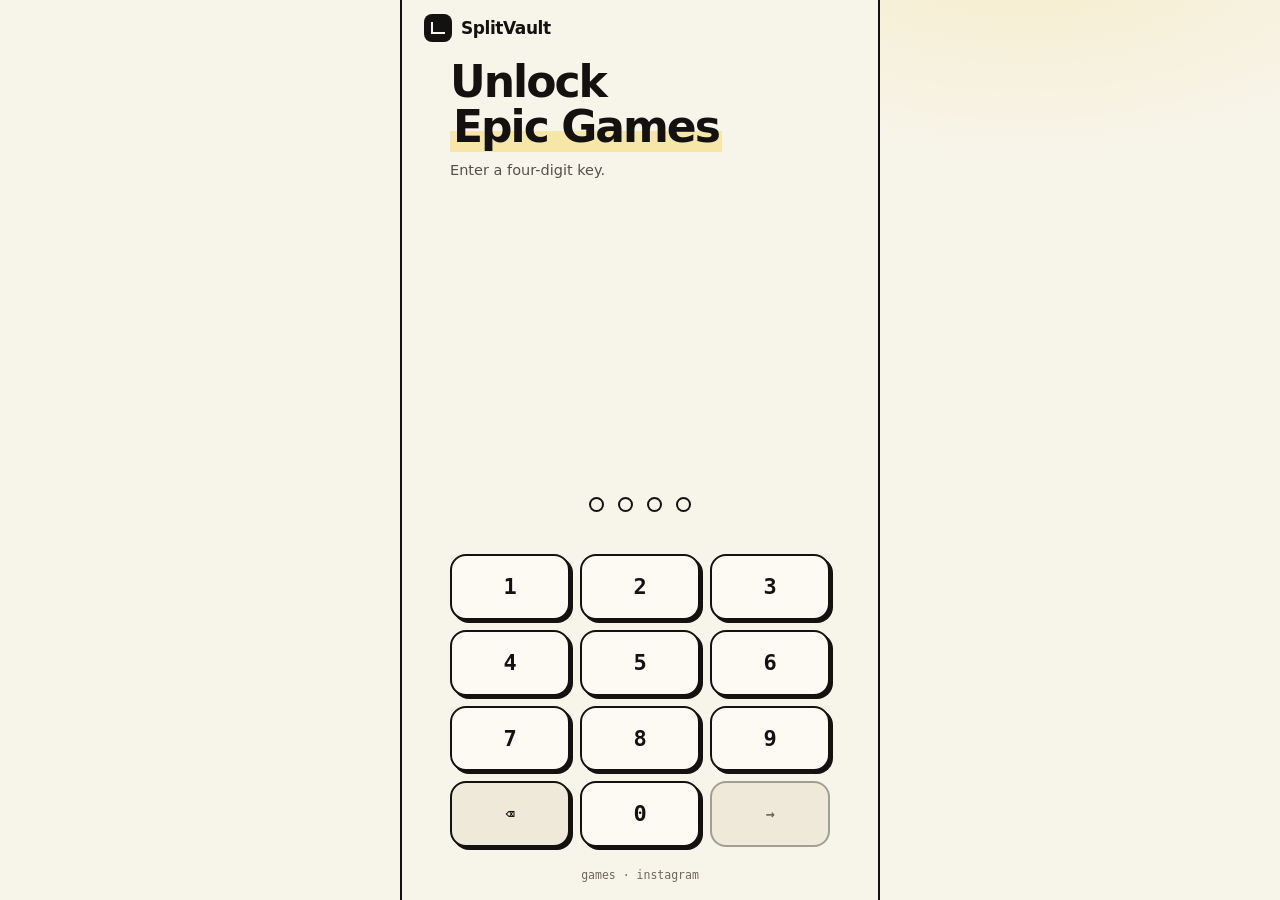
<file: index.html>
<!DOCTYPE html>
<html lang="en">
<head>
<meta charset="utf-8" />
<meta name="viewport" content="width=device-width, initial-scale=1, viewport-fit=cover, maximum-scale=1" />
<meta name="color-scheme" content="light" />
<meta name="theme-color" content="#f7f4ea" />
<meta name="apple-mobile-web-app-capable" content="yes" />
<meta name="apple-mobile-web-app-title" content="SplitVault" />
<meta name="apple-mobile-web-app-status-bar-style" content="default" />
<title>Unlock Epic Games</title>
<link rel="icon" href="favicon.svg" />
<link rel="apple-touch-icon" href="favicon.svg" />
<link rel="manifest" href="manifest.webmanifest" />
<link rel="stylesheet" href="app.css?v=8" />
</head>
<body class="app">
<main class="shell">
  <div class="gate">
    <div class="top">
      <div class="brand"><span class="mark" aria-hidden="true"></span> SplitVault</div>
    </div>

    <div class="body">
      <h1>Unlock<br /><em>Epic Games</em></h1>
      <p id="gateSub">Enter a four-digit key.</p>

      <div class="dots" id="dots" aria-hidden="true"><i></i><i></i><i></i><i></i></div>
      <div class="keymsg" id="keymsg" role="status" aria-live="polite"></div>

      <div class="keypad" id="keypad">
        <button data-k="1">1</button>
        <button data-k="2">2</button>
        <button data-k="3">3</button>
        <button data-k="4">4</button>
        <button data-k="5">5</button>
        <button data-k="6">6</button>
        <button data-k="7">7</button>
        <button data-k="8">8</button>
        <button data-k="9">9</button>
        <button class="fn" data-k="del" aria-label="Delete">⌫</button>
        <button data-k="0">0</button>
        <button class="fn go" data-k="go" aria-label="Unlock">→</button>
      </div>
    </div>

    <div class="foot" id="gateFoot">games · instagram</div>
  </div>
</main>

<script src="assets/gate.js?v=8"></script>
</body>
</html>
</file>
<file: app.css>
/* SplitVault — mobile-native shell. Paper, ink, one orange action.
   Everything is a single 100dvh screen; no desktop chrome, no option grids. */
:root {
  --paper: #f7f4ea;
  --paper-2: #efe9da;
  --card: #fcfaf2;
  --ink: #141210;
  --ink-soft: #55504a;
  --muted: #6f675b;
  --rule: rgba(20, 18, 16, .14);
  --accent: #e2573a;
  --accent-dark: #c9452a;
  --yellow: #f6e6a8;
  --peach: #fbe8e0;
  --mint: #1c7a4e;
  --red: #c23a2b;
  --blue: #2c62c4;
  --shadow-sm: 3px 3px 0 var(--ink);
  --shadow-xs: 2px 2px 0 var(--ink);
  --safe-b: env(safe-area-inset-bottom, 0px);
  --mono: ui-monospace, "SF Mono", SFMono-Regular, Menlo, monospace;
  --sans: -apple-system, BlinkMacSystemFont, "Segoe UI", Inter, system-ui, sans-serif;
  color-scheme: light;
}

* { box-sizing: border-box; -webkit-tap-highlight-color: transparent; }
[hidden] { display: none !important; }

html, body {
  height: 100%;
  margin: 0;
  overscroll-behavior: none;
}
body {
  background: var(--paper);
  color: var(--ink);
  font-family: var(--sans);
  font-size: 15px;
  line-height: 1.45;
  -webkit-font-smoothing: antialiased;
  text-rendering: optimizeLegibility;
}
button, input, select { font: inherit; color: inherit; }
button { cursor: pointer; }
a { color: var(--ink); text-decoration: none; }
:focus-visible { outline: 2px solid var(--accent); outline-offset: 2px; }

/* one column, always — even on a desktop window */
.app {
  min-height: 100dvh;
  display: flex;
  justify-content: center;
  background:
    radial-gradient(600px 320px at 80% -8%, rgba(246, 230, 168, .5), transparent 72%),
    var(--paper);
}
.shell {
  width: 100%;
  max-width: 480px;
  min-height: 100dvh;
  display: flex;
  flex-direction: column;
  border-left: 2px solid var(--ink);
  border-right: 2px solid var(--ink);
  background: var(--paper);
}
.shell.flat { border: 0; }

/* ---------- brand ---------- */
.brand { display: flex; align-items: center; gap: 9px; font-weight: 700; font-size: 17px; letter-spacing: -.025em; }
.brand .mark { width: 28px; height: 28px; border-radius: 8px; background: var(--ink); position: relative; flex: none; }
.brand .mark::after {
  content: ""; position: absolute; inset: 8px 7px;
  border-left: 2.5px solid var(--paper); border-bottom: 2.5px solid var(--paper);
}
.brand small { font-size: 9.5px; letter-spacing: .16em; text-transform: uppercase; color: var(--muted); font-weight: 600; }

/* ---------- buttons ---------- */
.btn {
  border: 2px solid var(--ink); background: var(--card); color: var(--ink);
  border-radius: 12px; padding: 11px 16px; font-weight: 650; font-size: 14px;
  box-shadow: var(--shadow-sm); display: inline-flex; align-items: center; justify-content: center; gap: 8px;
  transition: transform .08s, box-shadow .08s, background .12s;
}
.btn:active { transform: translate(2px, 2px); box-shadow: 1px 1px 0 var(--ink); }
.btn.primary { background: var(--accent); color: #fff; }
.btn.primary:active { background: var(--accent-dark); }
.btn.block { width: 100%; }
.btn.icon { padding: 8px 10px; border-radius: 10px; font-size: 15px; box-shadow: var(--shadow-xs); }
.btn:disabled, .btn[disabled] {
  background: var(--paper-2); color: var(--muted); border-color: rgba(20, 18, 16, .35);
  box-shadow: none; transform: none;
}

/* ================= GATE ================= */
.gate { min-height: 100dvh; display: flex; flex-direction: column;
  padding: calc(14px + env(safe-area-inset-top, 0px)) 22px calc(16px + var(--safe-b)); }
.gate .top { display: flex; align-items: center; justify-content: space-between; }
.gate .body { flex: 1; display: flex; flex-direction: column; justify-content: flex-start;
  max-width: 380px; width: 100%; margin: 0 auto; padding-bottom: 6px; }
.gate h1 { margin: clamp(18px, 7vh, 64px) 0 10px; }
/* dots, message and keypad ride together at the bottom, where the thumb is */
.dots { margin-top: auto; }
.gate h1 { font-size: clamp(34px, 11vw, 44px); line-height: 1.02; letter-spacing: -.045em; margin: 18px 0 10px; font-weight: 700; }
.gate h1 em { font-style: normal; background: linear-gradient(180deg, transparent 58%, var(--yellow) 58%); padding: 0 3px; }
.gate p { margin: 0 0 22px; color: var(--ink-soft); font-size: 14.5px; }

.dots { display: flex; gap: 14px; justify-content: center; margin: auto 0 10px; }
.dots i {
  width: 15px; height: 15px; border-radius: 50%; border: 2px solid var(--ink); background: transparent;
  transition: background .12s, transform .12s;
}
.dots i.on { background: var(--ink); transform: scale(1.06); }
.dots.bad i { border-color: var(--red); background: var(--red); animation: shake .3s; }
@keyframes shake { 0%,100% { transform: translateX(0) } 25% { transform: translateX(-5px) } 75% { transform: translateX(5px) } }

.keymsg { min-height: 20px; text-align: center; font-size: 12.5px; font-weight: 600; color: var(--red); margin-bottom: 8px; }
.keymsg.ok { color: var(--mint); }

.keypad { display: grid; grid-template-columns: repeat(3, 1fr); gap: 10px; margin-top: 4px; }
.keypad button {
  border: 2px solid var(--ink); background: var(--card); border-radius: 16px;
  padding: 15px 0; font-family: var(--mono); font-size: 22px; font-weight: 600;
  box-shadow: var(--shadow-sm); transition: transform .06s, box-shadow .06s;
}
.keypad button:active { transform: translate(2px, 2px); box-shadow: 1px 1px 0 var(--ink); }
.keypad .fn { font-size: 15px; background: var(--paper-2); }
.keypad .fn.go { background: var(--accent); color: #fff; border-color: var(--ink); }
.keypad .fn.go[data-ready="0"] { background: var(--paper-2); color: var(--muted); border-color: rgba(20, 18, 16, .35); box-shadow: none; }
.gate .foot { text-align: center; font-size: 11.5px; color: var(--muted); margin-top: 14px; font-family: var(--mono); }

/* ================= APP HEADER ================= */
.appbar {
  display: flex; align-items: center; gap: 10px;
  padding: calc(10px + env(safe-area-inset-top, 0px)) 14px 10px;
  border-bottom: 2px solid var(--ink); background: var(--paper);
  position: sticky; top: 0; z-index: 10;
}
.appbar .grow { flex: 1; }
.appbar .icon-btn {
  width: 36px; height: 36px; border-radius: 10px; border: 2px solid var(--ink);
  background: var(--card); display: grid; place-items: center; font-size: 16px; box-shadow: var(--shadow-xs);
}
.appbar .icon-btn:active { transform: translate(1px, 1px); box-shadow: 1px 1px 0 var(--ink); }

/* ================= SETUP RUSH (full screen) ================= */
.field { flex: 1; display: flex; flex-direction: column; min-height: 0; }
.hud-top { display: flex; align-items: stretch; gap: 8px; padding: 10px 12px 8px; }
.hud-block { background: var(--ink); color: var(--paper); border-radius: 10px; padding: 6px 10px; display: flex; flex-direction: column; box-shadow: var(--shadow-xs); }
.hud-block span { font-size: 8.5px; letter-spacing: .14em; text-transform: uppercase; color: rgba(247, 244, 234, .62); font-family: var(--mono); font-weight: 600; }
.hud-block b { font-family: var(--mono); font-size: 14px; font-variant-numeric: tabular-nums; color: var(--paper); font-weight: 600; }
.hud-block.price { flex: 1; min-width: 0; justify-content: center; }
.hud-block.price b { font-size: 22px; letter-spacing: -.035em; }
.hud-block.pnl b.up { color: #7ff0be; }
.hud-block.pnl b.down { color: #ff9c8c; }
.market-pick {
  border: 0; background: transparent; color: var(--paper); font-family: var(--mono);
  font-size: 13px; font-weight: 600; padding: 0; margin-top: 1px; appearance: none;
}
.market-pick option { color: var(--ink); background: var(--card); }

.sr-stage { position: relative; flex: 1; min-height: 220px; margin: 0 12px; border: 2px solid var(--ink); border-radius: 14px; overflow: hidden; background: #fbf9f2; touch-action: none; user-select: none; -webkit-user-select: none; }
#srChart { display: block; width: 100%; height: 100%; }
.sr-stage.holding { background: #fdf6ee; }

.position {
  position: absolute; left: 50%; bottom: 12px; transform: translateX(-50%);
  display: flex; align-items: baseline; gap: 9px; font-family: var(--mono); font-size: 11.5px;
  background: var(--ink); color: var(--paper); border-radius: 999px; padding: 7px 14px;
  white-space: nowrap; box-shadow: var(--shadow-xs); max-width: calc(100% - 20px); overflow: hidden;
}
.position b { font-size: 11px; letter-spacing: .06em; }
.position.long b { color: #7ff0be; }
.position.short b { color: #ff9c8c; }
.position strong { font-size: 13px; }
.position em { font-style: normal; color: rgba(247, 244, 234, .55); font-size: 9.5px; letter-spacing: .06em; }

.flash {
  position: absolute; left: 50%; top: 12px; transform: translateX(-50%);
  font-family: var(--mono); font-size: 12px; letter-spacing: .08em; text-transform: uppercase;
  background: var(--ink); color: var(--paper); border-radius: 8px; padding: 6px 12px;
  white-space: nowrap; font-weight: 700; box-shadow: var(--shadow-xs);
}
.flash span { display: block; font-size: 9px; letter-spacing: .12em; opacity: .65; font-weight: 500; margin-top: 1px; }
.flash.up { background: var(--mint); }
.flash.down { background: var(--red); }

.dock { padding: 10px 12px calc(10px + var(--safe-b)); display: grid; gap: 8px; }
.dock .row { display: flex; align-items: center; gap: 8px; }
.dock .hint {
  flex: 1; text-align: center; font-family: var(--mono); font-size: 11px; letter-spacing: .06em;
  text-transform: uppercase; color: var(--ink-soft); font-weight: 700; line-height: 1.3;
}
.dock .meta { display: flex; gap: 6px; justify-content: space-between; }
.dock .meta span {
  font-family: var(--mono); font-size: 10.5px; font-weight: 700; border: 1.5px solid var(--ink);
  border-radius: 999px; padding: 3px 9px; background: var(--card);
}

/* result card */
.sheet {
  position: absolute; inset: 0; z-index: 5; display: flex; align-items: flex-end;
  background: rgba(20, 18, 16, .28);
}
.sheet .card {
  width: 100%; background: var(--card); border-top: 2px solid var(--ink);
  border-radius: 18px 18px 0 0; padding: 20px 18px calc(18px + var(--safe-b));
  box-shadow: 0 -6px 0 rgba(20, 18, 16, .06);
}
.sheet .grade { font-family: var(--mono); font-size: 9.5px; letter-spacing: .16em; text-transform: uppercase; color: var(--accent); font-weight: 700; }
.sheet h2 { margin: 6px 0 0; font-size: 26px; letter-spacing: -.035em; }
.sheet .sub { margin: 4px 0 0; color: var(--ink-soft); font-size: 12.5px; }
.sheet .pnl { font-family: var(--mono); font-size: 34px; letter-spacing: -.035em; margin: 12px 0 14px; font-variant-numeric: tabular-nums; font-weight: 600; }
.sheet .grid3 { display: grid; grid-template-columns: repeat(3, 1fr); gap: 8px; margin-bottom: 16px; }
.sheet .grid3 div { background: var(--paper); border: 1.5px solid var(--ink); border-radius: 10px; padding: 8px 10px; }
.sheet .grid3 span { display: block; font-size: 8.5px; letter-spacing: .1em; text-transform: uppercase; color: var(--muted); font-family: var(--mono); font-weight: 700; }
.sheet .grid3 b { font-family: var(--mono); font-size: 13.5px; font-variant-numeric: tabular-nums; }
.sheet .actions { display: flex; gap: 8px; }
.sheet .actions .btn { flex: 1; }

/* ================= INSTAGRAM ================= */
.ig-bar { display: flex; align-items: center; gap: 8px; padding: 10px 12px; border-bottom: 2px solid var(--ink); background: var(--paper); }
.ig-bar input {
  flex: 1; min-width: 0; border: 2px solid var(--ink); border-radius: 10px; background: #fff;
  padding: 8px 11px; font-family: var(--mono); font-size: 12.5px;
}
.ig-bar input:focus { outline: none; border-color: var(--accent); }
.ig-frame-wrap { position: relative; flex: 1; min-height: 0; border: 2px solid var(--ink); border-radius: 14px; margin: 10px 12px 0; overflow: hidden; background: #fff; }
.ig-frame-wrap iframe { width: 100%; height: 100%; border: 0; display: block; background: #fff; transition: opacity .2s; }
.ig-frame-wrap iframe.loading { opacity: .3; }
.ig-note {
  position: absolute; inset: 0; display: flex; flex-direction: column; align-items: center; justify-content: center;
  gap: 7px; padding: 22px; text-align: center; background: var(--paper); color: var(--ink-soft); font-size: 12.5px;
}
.ig-note .glyph { font-size: 26px; }
.ig-note b { color: var(--ink); font-size: 14px; }
.ig-note span { max-width: 30ch; }
.ig-note .btn { margin-top: 6px; font-size: 12px; padding: 8px 13px; }
.ig-dock { padding: 10px 12px calc(10px + var(--safe-b)); display: flex; gap: 8px; }
.ig-dock .btn { flex: 1; }
.ig-dock .btn.icon-only { flex: 0 0 46px; }

.toast {
  position: fixed; left: 50%; bottom: calc(22px + var(--safe-b)); transform: translate(-50%, 14px);
  background: var(--ink); color: var(--paper); padding: 9px 16px; border-radius: 999px;
  font-size: 12.5px; font-weight: 600; opacity: 0; transition: .2s; pointer-events: none; z-index: 60;
  max-width: 88vw; text-align: center;
}
.toast.on { opacity: 1; transform: translate(-50%, 0); }

/* phones get the whole edge-to-edge app; wider windows keep the framed column */
@media (max-width: 520px) {
  .shell { border-left: 0; border-right: 0; }
}
</file>
